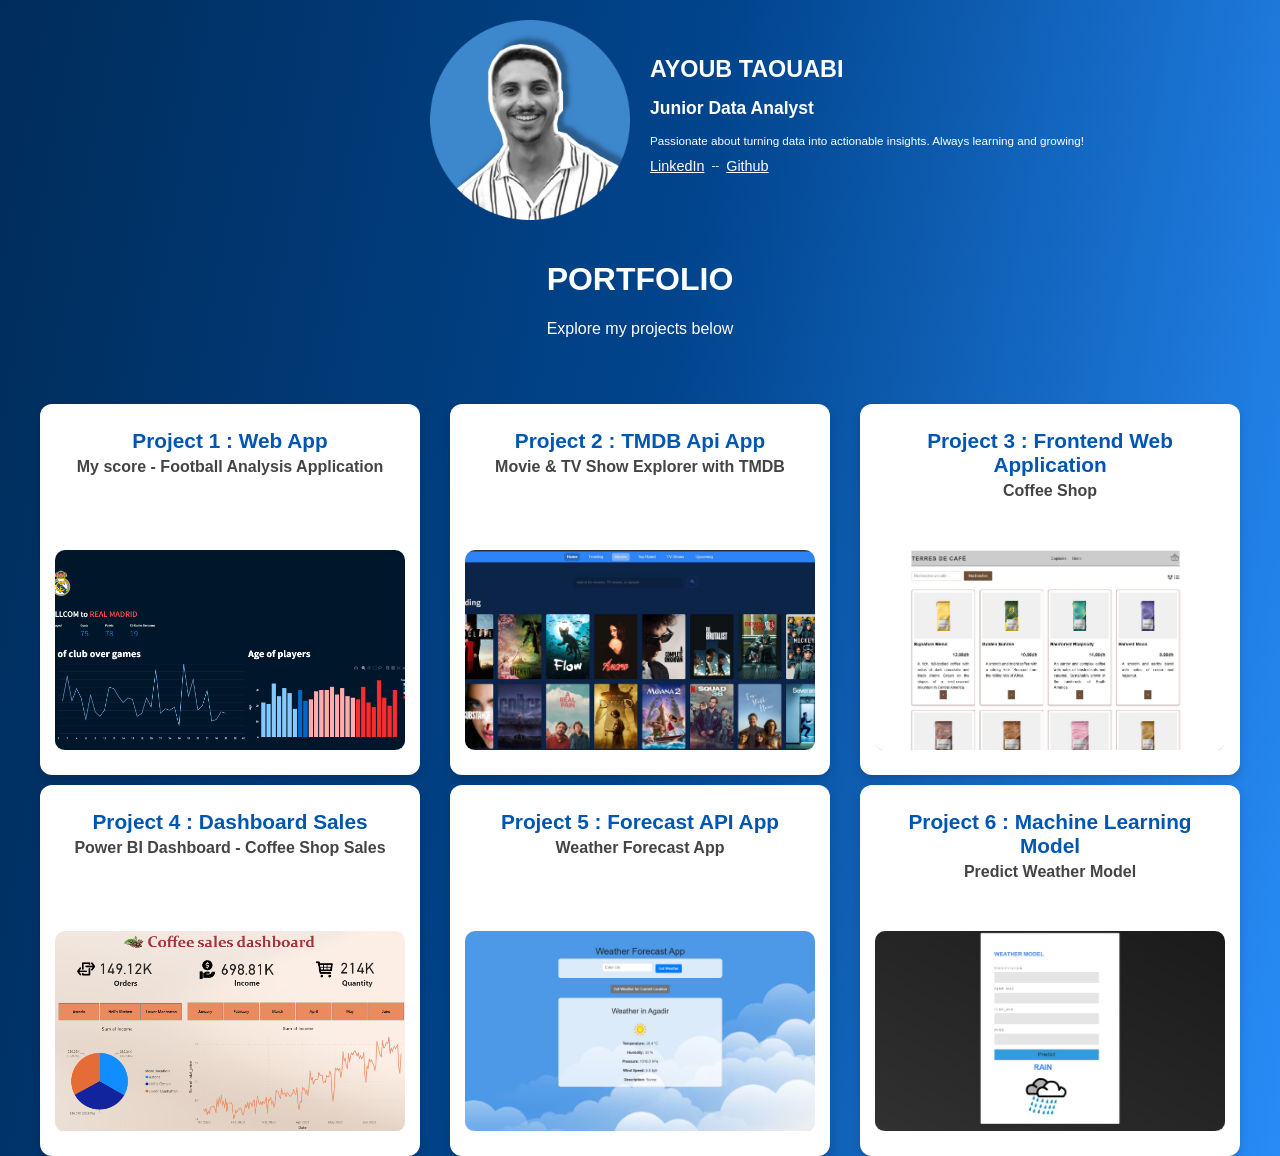
<file: index.html>
<!DOCTYPE html>
<html lang="en">

<head>
    <meta charset="UTF-8">
    <meta name="viewport" content="width=device-width, initial-scale=1.0">
    <title>My Portfolio</title>
    <link rel="stylesheet" href="styles.css">
</head>

<body>





    <!-- <header>
    <div class="header-left">
        <div class="profile">
            <img src="assets/imgs/picofme.png" alt="My Photo" class="profile-pic">
            <h1>AYOUB TAOUABI</h1>
            <a href="https://www.linkedin.com/in/ayoub-taouabi/" target="_blank" class="linkedin-link">LinkedIn</a>
        </div>
        
        <div class="descption">
            <h2><u>Junior Data Analyst</u></h2>
            <p>Passionate about turning data into actionable insights. Always learning and growing!</p>
        </div>
    </div>

    <div class="header-center">
        <h1>PORTFOLIO</h1>
        <p>Explore my projects below</p>
    </div>
    </header> -->

    <header>
        <div class="profile">
            <div class="profile-pic">
                <img src="assets/imgs/picofme.png" alt="My Photo">
            </div>

            <div class="profile-desc">
                <h1>AYOUB TAOUABI</h1>
                <h2>Junior Data Analyst</h2>
                <p>Passionate about turning data into actionable insights. Always learning and growing!</p>
                <div class="links">
                    <a href="https://www.linkedin.com/in/ayoub-taouabi/" target="_blank" class="social-link">LinkedIn</a>
                    <span> -- </span>
                    <a href="https://github.com/ayoubmori" target="_blank" class="social-link">Github</a>
                </div>
            </div>
        </div>

        <div class="portfolio-header">
            <h1>PORTFOLIO</h1>
            <p>Explore my projects below</p>
        </div>
    </header>









    <!-- <main class="portfolio">
        <div class="project">
            <h2>Project 1 : Web App</h2>
            <h4>My score - Football Analysis Application</h4>
            <a href="https://www.linkedin.com/feed/update/urn:li:activity:7209570700792115200/" target="_blank" class="project-img">
                <img src="assets/imgs/my-score.png" alt="Web App">
            </a>
        </div>

        <div class="project">
            <h2>Project 2 : TMDB Api App</h2>
            <h4>Movie & TV Show Explorer with TMDB"</h4>
            <a href="https://github.com/ayoubmori/Movies-App" target="_blank" class="project-img">
                <img src="assets/imgs/movie_app_demo.jpg" alt="Web App">
            </a>
        </div>
        <div class="project">
            <h2>Project 3 : Frontend Web Application</h2>
            <h4>Coffee Shop </h4>
            <a href="https://github.com/ayoubmori/coffee-shop-site" target="_blank" class="project-img">
                <img src="assets/imgs/coffe-site.jpg" alt="Data Analysis Dashboard">
            </a>
        </div>
        <div class="project">
            <h2>Project 4 : Dashboard Sales</h2>
            <h4>Power Bi Dashbooard - Coffee Shop sSles</h4>
            <a href="https://github.com/ayoubmori/coffee_shop_dashboard_sales" target="_blank" class="project-img">
                <img src="assets/imgs/coffe-shop-sales.png" alt="IoT Solution">
            </a>
        </div>
        <div class="project">
            <h2>Project 5 : Forecast Api App </h2>
            <h4>Weather Forecast App</h4>
            <a href="https://github.com/ayoubmori/weather-app" target="_blank" class="project-img">
                <img src="assets/imgs/forcast-app.png" alt="Machine Learning Model">
            </a>
        </div>
        <div class="project">
            <h2>Project 6 : Machine Learning Model</h2>
            <h4>Predict Weather model</h4>
            <a href="https://github.com/ayoubmori/predect-weather---mini-projet" target="_blank" class="project-img">
                <img src="assets/imgs/predict_weather_model.jpg" alt="Mobile App">
            </a>
        </div>
    </main>


</html> -->

<main class="portfolio">
    <div class="project">
        <h2>Project 1 : Web App</h2>
        <h4>My score - Football Analysis Application</h4>
        <a href="project.html?id=1" class="project-img">
            <img src="assets/imgs/my-score.png" alt="Web App">
        </a>
    </div>

    <div class="project">
        <h2>Project 2 : TMDB Api App</h2>
        <h4>Movie & TV Show Explorer with TMDB</h4>
        <a href="project.html?id=2" class="project-img">
            <img src="assets/imgs/movie_app_demo.jpg" alt="Web App">
        </a>
    </div>

    <div class="project">
        <h2>Project 3 : Frontend Web Application</h2>
        <h4>Coffee Shop</h4>
        <a href="project.html?id=3" class="project-img">
            <img src="assets/imgs/coffe-site.jpg" alt="Frontend Site">
        </a>
    </div>

    <div class="project">
        <h2>Project 4 : Dashboard Sales</h2>
        <h4>Power BI Dashboard - Coffee Shop Sales</h4>
        <a href="project.html?id=4" class="project-img">
            <img src="assets/imgs/coffe-shop-sales.png" alt="Power BI Dashboard">
        </a>
    </div>

    <div class="project">
        <h2>Project 5 : Forecast API App</h2>
        <h4>Weather Forecast App</h4>
        <a href="project.html?id=5" class="project-img">
            <img src="assets/imgs/forcast-app.png" alt="Weather App">
        </a>
    </div>

    <div class="project">
        <h2>Project 6 : Machine Learning Model</h2>
        <h4>Predict Weather Model</h4>
        <a href="project.html?id=6" class="project-img">
            <img src="assets/imgs/predict_weather_model.jpg" alt="ML Model">
        </a>
    </div>
</main>
</body>
</file>
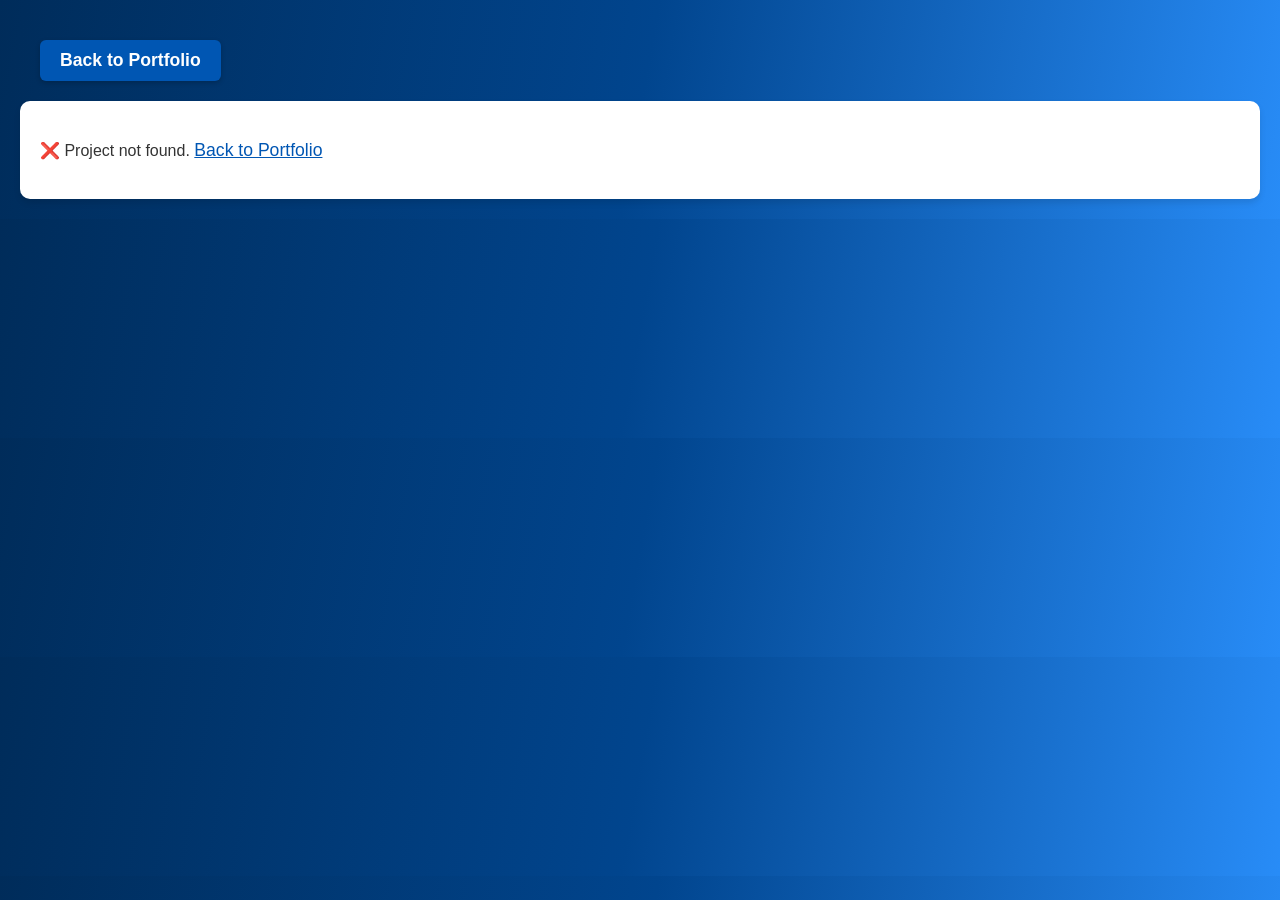
<file: project.html>
<!DOCTYPE html>
<html lang="en">

<head>
    <meta charset="UTF-8">
    <meta name="viewport" content="width=device-width, initial-scale=1.0">
    <title>Project Details - Portfolio</title>
    <link rel="stylesheet" href="project-style.css">
</head>

<body>
    <div class="back-button-container">
        <a href="index.html" class="back-button">Back to Portfolio</a>
    </div>

    <div id="project-container">
        <!-- Dynamic content loads here -->
    </div>

    <script src="project.js"></script>
</body>

</html>
</file>
<file: styles.css>
/* Reset some default styles */
body {
    margin: 0;
    font-family: 'Arial', sans-serif;
    background-color: #ebf1f7;
    color: #333;
    background: linear-gradient(100deg, #002c5a, #01458e, #288cf7);
}

/* Header styles */
header {
    display: flex;
    align-items: center;
    justify-content: space-between;
    padding: 20px;
    /* background-color: #0056b3;
    background-image: url(assets/imgs/background.jpg);
    background: linear-gradient(100deg, #002c5a, #01458e, #288cf7); */
    /* background-image: url(background2.jpg); */
    color: white;
    flex-wrap: wrap;
    flex-direction: column;
    gap: 20px;
}

.profile {
    display: grid;
    grid-template-columns: repeat(2, 1fr);
    gap: 20px;
}

.profile-desc {
    font-size: 0.73rem;
    margin-top: 20px;
}

.profile-pic {
    display: flex;
    justify-content: end;
}

.profile-pic img {
    width: 200px;
    height: 200px
}

.links {
    display: flex;
    gap: 7px;
}

.social-link {
    color: white;
    text-decoration: underline;
    font-size: 0.9rem;
}

/* added */



/* Portfolio layout */
.portfolio {
    display: grid;
    grid-template-columns: repeat(auto-fit, minmax(300px, 1fr));
    gap: 20px;
    padding: 20px;
}

/* Project card styles */
/* .project {
    background-color: white;
    border-radius: 10px;
    box-shadow: 0 4px 6px rgba(0, 0, 0, 0.1);
    text-align: center;
    padding: 15px;
    transition: transform 0.3s ease, box-shadow 0.3s ease;
    display: flex;
    flex-direction: column;
} */
/* Project image */
/* .project-img{
    width: 100%;
    height: 100%;
    display: flex;
    border: 1px solid red;
    overflow: hidden;
}
.project-img img {
    max-height: 100%;
    object-fit: cover;
    border-radius: 10px;
    transition: transform 0.3s ease;
} */
/* .project img {
    width: 100%;
    border-radius: 10px;
    transition: transform 0.3s ease;
} */
 
/* Project card styles */
.project {
    background-color: white;
    border-radius: 10px;
    box-shadow: 0 4px 6px rgba(0, 0, 0, 0.1);
    text-align: center;
    padding: 15px;
    transition: transform 0.3s ease, box-shadow 0.3s ease;
    display: flex;
    flex-direction: column;
    height: 420px; /* Fixed card height */
    overflow: hidden;
}

/* Project image wrapper */
.project-img {
    flex: 1;
    display: flex;
    justify-content: center;
    align-items: center;
    margin-bottom: 10px;
    height: 250px; /* Fixed image area height */
    overflow: hidden;
}

/* Project image */
.project-img img {
    width: 100%;
    height: 100%;
    object-fit: cover;
    border-radius: 10px;
}


.project:hover {
    transform: translateY(-5px);
    box-shadow: 0 6px 12px rgba(0, 0, 0, 0.2);
}

/* Project title */
.project h2 {
    font-size: 1.5rem;
    color: #0056b3;
    margin: 10px 0;
}


.project img:hover {
    transform: scale(1.05);
}

/* Link styles */
.project a {
    text-decoration: none;
    display: block;
    margin-top: 10px;
    font-size: 1rem;
    color: #0056b3;
}

.project a:hover {
    text-decoration: underline;
}



/* Portfolio grid layout */
.portfolio {
    display: grid;
    grid-template-columns: repeat(3, 1fr); /* 3 columns */
    column-gap: 30px;   /* horizontal space between columns */
    row-gap: 40px;      /* vertical space between rows */
    padding: 30px;
    max-width: 1200px;
    margin: 0 auto;
}


/* Project card */
.project {
    background-color: white;
    border-radius: 12px;
    box-shadow: 0 4px 8px rgba(0, 0, 0, 0.15);
    overflow: hidden;
    display: grid;
    grid-template-rows: auto 1fr auto;
    transition: transform 0.3s ease, box-shadow 0.3s ease;
    height: 100%;
}

.project:hover {
    transform: translateY(-5px);
    box-shadow: 0 8px 16px rgba(0, 0, 0, 0.25);
}

/* Project image */
.project-img {
    width: 100%;
    height: 200px; /* uniform height */
    overflow: hidden;
}

.project-img img {
    width: 100%;
    height: 100%;
    object-fit: cover;
    border-bottom: 1px solid #ddd;
}

/* Project title and description */
.project h2 {
    font-size: 1.3rem;
    margin: 10px 15px 5px;
    color: #0056b3;
}

.project h4 {
    font-size: 1rem;
    margin: 0 15px 10px;
    color: #444;
}

/* Optional: project link if shown */
.project a {
    text-decoration: none;
    color: #0056b3;
    font-weight: bold;
}
</file>
<file: project-style.css>
/* General Styles */
body {
    margin: 0;
    font-family: 'Arial', sans-serif;
    background-color: #ebf1f7;
    color: #333;
    background: linear-gradient(100deg, #002c5a, #01458e, #288cf7);
    padding: 20px;
}

/* Project page container */
#project-container {
    max-width: 1200px;
    margin: 0 auto;
    background-color: white;
    padding: 20px;
    border-radius: 10px;
    box-shadow: 0 4px 6px rgba(0, 0, 0, 0.1);
}

/* Project title and description */
h1 {
    font-size: 2rem;
    color: #0056b3;
    margin-bottom: 10px;
}

/* Banner image */
.project-banner {
    max-width: 100%;
    height: auto;
    border-radius: 8px;
    margin-bottom: 20px;
}

/* Tech stack and description */
p {
    font-size: 1rem;
    line-height: 1.5;
}

/* Links */
a {
    color: #0056b3;
    text-decoration: underline;
    font-size: 1.1rem;
}

a:hover {
    text-decoration: none;
}

/* Back to Portfolio Link */
a[style] {
    margin-top: 20px;
    display: inline-block;
    font-size: 1.1rem;
    color: #0056b3;
    font-weight: bold;
}

a[style]:hover {
    text-decoration: underline;
}

/* Mobile responsiveness */
@media screen and (max-width: 768px) {
    h1 {
        font-size: 1.5rem;
    }
    
    .project-banner {
        width: 100%;
    }

    p {
        font-size: 0.9rem;
    }
}


img{
    width: 80% !important;
    height: 20% !important;
}


.back-button-container {
    display: flex;
    justify-content: flex-start;
    padding: 20px;
}

.back-button {
    background-color: #0056b3;
    color: white;
    text-decoration: none;
    padding: 10px 20px;
    border-radius: 6px;
    font-weight: bold;
    transition: background-color 0.3s ease;
    box-shadow: 0 2px 5px rgba(0,0,0,0.2);
}

.back-button:hover {
    background-color: #003e87;
}
</file>
